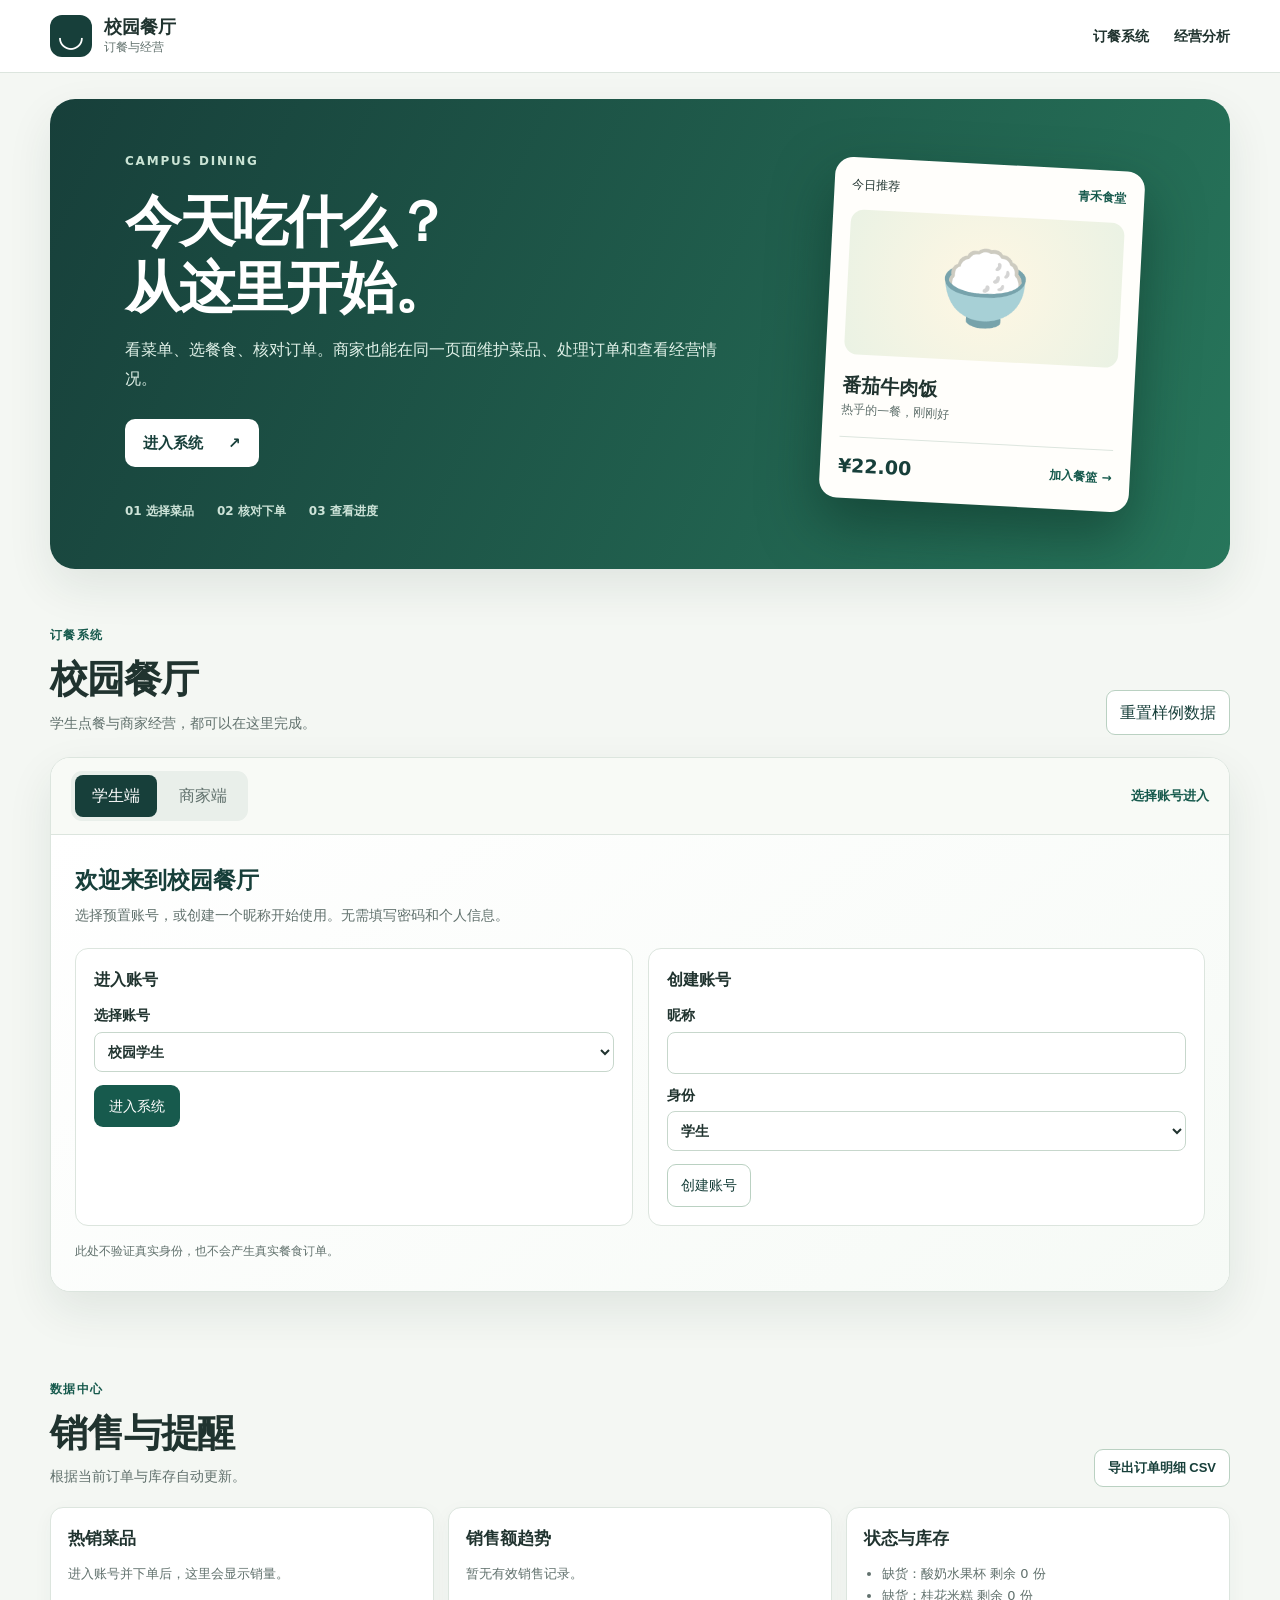
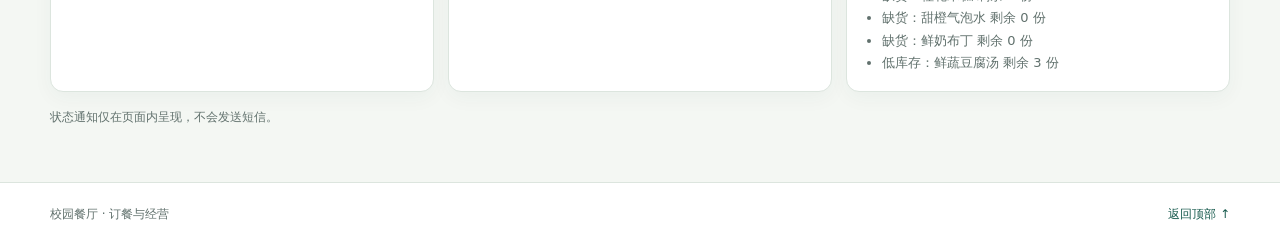
<file: frontend-showcase/index.html>
<!doctype html>
<html lang="zh-CN">
<head>
  <meta charset="utf-8">
  <meta name="viewport" content="width=device-width, initial-scale=1">
  <meta name="theme-color" content="#173f3a">
  <meta name="description" content="校园餐厅订餐系统：学生点餐、商家经营与订单分析。">
  <title>校园餐厅｜订餐与经营</title>
  <link rel="icon" type="image/svg+xml" href="data:image/svg+xml,%3Csvg xmlns='http://www.w3.org/2000/svg' viewBox='0 0 32 32'%3E%3Crect width='32' height='32' rx='8' fill='%23173f3a'/%3E%3Cpath d='M5 15h22c-1 8-5 11-11 11S6 23 5 15Z' fill='none' stroke='white' stroke-width='2'/%3E%3Cpath d='M9 12V6m7 6V5m7 7V6' stroke='white' stroke-width='2' stroke-linecap='round'/%3E%3C/svg%3E">
  <link rel="stylesheet" href="./demo.css">
  <script src="./demo.js" defer></script>
</head>
<body>
  <a class="skip" href="#demo">跳到系统</a>
  <header class="topbar"><div class="wrap topbar-inner"><a class="brand" href="#top" aria-label="校园餐厅，返回顶部"><span class="brand-mark" aria-hidden="true">◡</span><span><strong>校园餐厅</strong><small>订餐与经营</small></span></a><nav class="nav" aria-label="页面导航"><a href="#demo">订餐系统</a><a href="#analysis">经营分析</a></nav></div></header>
  <main id="top">
    <section class="hero wrap" aria-labelledby="hero-title"><div class="hero-copy"><span class="eyebrow">CAMPUS DINING</span><h1 id="hero-title">今天吃什么？<br>从这里开始。</h1><p>看菜单、选餐食、核对订单。商家也能在同一页面维护菜品、处理订单和查看经营情况。</p><a class="cta" href="#demo">进入系统 <span aria-hidden="true">↗</span></a><div class="hero-steps"><span>01 选择菜品</span><span>02 核对下单</span><span>03 查看进度</span></div></div><div class="hero-card" aria-hidden="true"><div class="hero-card-top"><span>今日推荐</span><b>青禾食堂</b></div><div class="hero-food">🍚</div><strong>番茄牛肉饭</strong><small>热乎的一餐，刚刚好</small><div class="hero-card-bottom"><b>¥22.00</b><span>加入餐篮 →</span></div></div></section>
    <section class="demo wrap" id="demo" aria-labelledby="demo-title">
      <div class="demo-header"><div><span class="section-label">订餐系统</span><h2 id="demo-title">校园餐厅</h2><p>学生点餐与商家经营，都可以在这里完成。</p></div><button class="demo-reset" id="demo-reset" type="button">重置样例数据</button></div>
      <div class="demo-shell">
        <div class="demo-toolbar"><div class="demo-tabs" aria-label="选择身份"><button class="demo-tab is-active" id="demo-student-tab" type="button" aria-pressed="true">学生端</button><button class="demo-tab" id="demo-merchant-tab" type="button" aria-pressed="false">商家端</button></div><span class="demo-local" id="demo-current-user">选择账号进入</span><button class="demo-secondary" id="demo-logout" type="button" hidden>退出账号</button></div>
        <p class="demo-notice" id="demo-notice" role="status" aria-live="polite" hidden></p>
        <div class="demo-auth" id="demo-auth"><div class="auth-intro"><h3>欢迎来到校园餐厅</h3><p>选择预置账号，或创建一个昵称开始使用。无需填写密码和个人信息。</p></div><div class="demo-auth-grid"><form id="demo-login-form" class="demo-form"><h4>进入账号</h4><label>选择账号<select id="demo-account-select" required></select></label><button class="demo-primary" type="submit">进入系统</button></form><form id="demo-register-form" class="demo-form"><h4>创建账号</h4><label>昵称<input id="demo-account-name" type="text" minlength="2" maxlength="20" autocomplete="off" required></label><label>身份<select id="demo-account-role"><option value="STUDENT">学生</option><option value="MERCHANT">商家</option></select></label><label id="demo-store-field" hidden>店铺名称<input id="demo-store-name" type="text" minlength="2" maxlength="30" autocomplete="off"></label><button class="demo-secondary" type="submit">创建账号</button></form></div><p class="local-disclosure">此处不验证真实身份，也不会产生真实餐食订单。</p></div>
        <div id="demo-student" class="demo-panel" hidden><div class="demo-panel-heading"><div><h3>今日菜单</h3><p>选择同一家店的菜品，核对后提交订单。</p></div></div><div class="demo-filter-bar"><label>商家<select id="demo-store-filter"></select></label><label>分类<select id="demo-category-filter"></select></label><label>搜索菜品<input id="demo-menu-search" type="search" placeholder="输入菜名" autocomplete="off"></label><span id="demo-menu-count" class="demo-filter-count"></span></div><div class="demo-student-grid"><div id="demo-menu" class="demo-menu"></div><aside class="demo-cart" aria-labelledby="demo-cart-title"><div class="demo-cart-heading"><h4 id="demo-cart-title">我的餐篮</h4><button class="demo-text-button" id="demo-clear-cart" type="button">清空</button></div><div id="demo-cart-lines"></div><div class="demo-cart-total" id="demo-cart-total"></div><div class="demo-preview-box" id="demo-preview-box" hidden></div><button class="demo-primary" id="demo-preview" type="button">核对订单</button><button class="demo-primary demo-accent" id="demo-checkout" type="button" hidden>确认下单</button><small>确认后扣减当前菜品库存；此处不产生真实餐食订单。</small></aside></div><div class="demo-subsection"><div class="demo-list-heading"><h4>我的订单</h4><span id="demo-student-count"></span></div><div id="demo-student-orders" class="demo-orders"></div><button id="demo-student-more" class="demo-secondary demo-more" type="button" hidden>查看全部订单</button></div></div>
        <div id="demo-merchant" class="demo-panel" hidden>
          <div class="demo-panel-heading"><div><h3>商家工作台</h3><p>菜品、订单与经营数据随操作更新。</p></div><span class="demo-local" id="demo-merchant-label"></span></div>
          <div class="demo-period" role="group" aria-label="看板时间范围"><span>统计范围</span><button type="button" id="demo-period-7" class="is-active" aria-pressed="true">近 7 天</button><button type="button" id="demo-period-30" aria-pressed="false">近 30 天</button><small>销售与订单按所选时间统计；库存显示当前状态</small></div>
          <div id="demo-metrics" class="demo-metrics"></div>
          <div class="demo-dashboard-grid">
            <section class="demo-manage demo-chart-card demo-chart-wide" aria-labelledby="trend-title"><div class="demo-chart-heading"><div><h4 id="trend-title">销售额与有效订单趋势</h4><p>取消订单不计入销售额和有效订单</p></div><span>¥ / 单</span></div><div id="demo-daily-sales"></div></section>
            <section class="demo-manage demo-chart-card" aria-labelledby="status-title"><div class="demo-chart-heading"><div><h4 id="status-title">订单状态构成</h4><p>所选时间内的全部订单</p></div><span>单</span></div><div id="demo-status-breakdown"></div></section>
            <section class="demo-manage demo-chart-card" aria-labelledby="top-title"><div class="demo-chart-heading"><div><h4 id="top-title">热销菜品排行</h4><p>按有效销售份数排序</p></div><span>份 / ¥</span></div><div id="demo-top-dishes"></div></section>
            <section class="demo-manage demo-chart-card" aria-labelledby="slot-title"><div class="demo-chart-heading"><div><h4 id="slot-title">营业时段分布</h4><p>有效订单的午餐与晚餐分布</p></div><span>单 / ¥</span></div><div id="demo-time-slots"></div></section>
            <section class="demo-manage demo-chart-card" aria-labelledby="stock-title"><div class="demo-chart-heading"><div><h4 id="stock-title">库存健康</h4><p>当前库存，不随时间筛选变化</p></div><span>菜品数</span></div><div id="demo-inventory"></div></section>
          </div>
          <div class="demo-manage demo-recent-card"><div class="demo-chart-heading"><div><h4>最近订单</h4><p>保留可读明细，便于核对图表数字</p></div><span>最近 5 单</span></div><div id="demo-recent-orders" class="demo-recent-grid"></div></div>
          <div class="demo-merchant-grid"><div class="demo-manage"><h4>菜品与库存</h4><div id="demo-merchant-dishes"></div><form id="demo-dish-form" class="demo-form"><input id="demo-edit-id" type="hidden"><h5 id="demo-form-title">添加菜品</h5><label>菜品名称<input id="demo-dish-name" type="text" maxlength="40" required></label><div class="demo-form-row"><label>分类<select id="demo-dish-category"><option>主食</option><option>面食</option><option>汤品</option><option>小吃</option><option>饮品</option></select></label><label>单价（元）<input id="demo-dish-price" type="number" min="0.01" max="9999" step="0.01" required></label><label>库存（份）<input id="demo-dish-stock" type="number" min="0" max="9999" step="1" required></label></div><div class="demo-form-actions"><button class="demo-primary" type="submit">保存菜品</button><button class="demo-secondary" id="demo-cancel-edit" type="button" hidden>取消编辑</button></div></form></div><div class="demo-manage"><div class="demo-list-heading"><h4>订单处理</h4><label>状态<select id="demo-order-status"><option value="all">全部</option><option value="PLACED">已下单</option><option value="PREPARING">制作中</option><option value="COMPLETED">已完成</option><option value="CANCELLED">已取消</option></select></label></div><div id="demo-order-count" class="demo-filter-count"></div><div id="demo-merchant-orders" class="demo-orders"></div><button id="demo-order-more" class="demo-secondary demo-more" type="button" hidden>查看全部订单</button></div></div>
        </div>
      </div>
    </section>
    <section class="demo-analysis wrap" id="analysis" aria-labelledby="demo-analysis-title"><div class="analysis-heading"><div><span class="section-label">数据中心</span><h2 id="demo-analysis-title">销售与提醒</h2><p>根据当前订单与库存自动更新。</p></div><button class="demo-secondary" id="demo-export-csv" type="button">导出订单明细 CSV</button></div><div id="demo-analysis-output" class="demo-analysis-output"></div><p class="analysis-disclosure">状态通知仅在页面内呈现，不会发送短信。</p></section>
  </main>
  <footer class="footer"><div class="wrap"><span>校园餐厅 · 订餐与经营</span><a href="#top">返回顶部 ↑</a></div></footer>
</body>
</html>
</file>
<file: frontend-showcase/demo.css>
.demo{padding:70px 0 35px}.demo-header{display:flex;align-items:end;justify-content:space-between;gap:24px;margin-bottom:22px}.demo-header h2{margin-bottom:9px}.demo-header p{max-width:720px;margin:0;color:var(--muted);font-size:14px;line-height:1.75}.demo button,.demo input,.demo select{font:inherit}.demo button{cursor:pointer}.demo button:focus-visible,.demo input:focus-visible,.demo select:focus-visible{outline:3px solid var(--orange);outline-offset:2px}.demo button:disabled{cursor:not-allowed;opacity:.48}.demo-reset,.demo-secondary{border:1px solid #bad1c2;background:#fff;color:var(--deep);border-radius:9px;padding:9px 13px;font-size:12px;font-weight:800;white-space:nowrap}.demo-shell{overflow:hidden;border:1px solid var(--line);border-radius:20px;background:#fff;box-shadow:var(--shadow)}.demo-toolbar{display:flex;justify-content:space-between;align-items:center;gap:12px;padding:13px 20px;background:#f8faf6;border-bottom:1px solid var(--line)}.demo-tabs{display:flex;gap:5px;padding:4px;background:#e9efea;border-radius:11px}.demo-tab{border:0;border-radius:8px;background:transparent;color:var(--muted);padding:8px 17px;font-size:13px;font-weight:850}.demo-tab.is-active{background:var(--deep);color:#fff}.demo-local{font-size:11px;color:var(--green);font-weight:750}.demo-notice{margin:16px 20px 0;padding:11px 14px;background:var(--mint);color:var(--deep);border-radius:9px;font-size:12px;font-weight:750}.demo-notice.is-error{background:#fff0e8;color:#9e4e2d}.demo-panel{padding:24px}.demo-panel-heading{display:flex;justify-content:space-between;align-items:center;gap:18px;margin-bottom:18px}.demo-panel-heading h3{font-size:24px;margin:0 0 3px}.demo-panel-heading p{color:var(--muted);font-size:12px;margin:0}.demo-student-grid{display:grid;grid-template-columns:minmax(0,1fr) 280px;gap:18px;align-items:start}.demo-menu{display:grid;grid-template-columns:repeat(2,minmax(0,1fr));gap:12px}.demo-dish,.demo-cart,.demo-manage,.demo-order,.demo-metric{border:1px solid var(--line);border-radius:13px;background:#fff}.demo-dish{padding:17px}.demo-dish .icon{display:grid;place-items:center;width:43px;height:43px;background:#edf4e9;border-radius:11px;font-size:22px;margin-bottom:11px}.demo-dish h4{margin:0;font-size:16px}.demo-dish p{margin:3px 0 12px;color:var(--muted);font-size:11px}.demo-dish-bottom{display:flex;align-items:end;justify-content:space-between;gap:8px}.demo-dish-bottom strong{font-size:20px;color:var(--deep)}.demo-dish-bottom small{display:block;color:var(--muted);font-size:10px}.demo-dish-bottom button,.demo-order button,.demo-dish-controls button{border:1px solid #b6d1c1;border-radius:8px;background:var(--mint);color:var(--green);font-size:11px;font-weight:800;padding:7px 10px}.demo-cart{padding:18px;position:sticky;top:16px}.demo-cart h4,.demo-subsection h4,.demo-manage h4{font-size:17px;margin:0 0 14px}.demo-cart p,.demo-empty{color:var(--muted);font-size:12px;margin:5px 0}.demo-cart-line{display:flex;justify-content:space-between;gap:8px;padding:10px 0;border-bottom:1px solid var(--line);font-size:12px}.demo-cart-line strong{display:block}.demo-cart-line small{display:block;color:var(--muted)}.demo-qty{display:flex;align-items:center;gap:6px}.demo-qty button{width:25px;height:25px;border:1px solid var(--line);border-radius:7px;background:#fff;color:var(--green);font-weight:900}.demo-cart-total{display:flex;justify-content:space-between;align-items:center;margin:16px 0;font-size:12px;font-weight:800}.demo-cart-total strong{font-size:22px;color:var(--deep)}.demo-primary{border:0;border-radius:9px;background:var(--green);color:#fff;padding:10px 15px;font-size:12px;font-weight:850}.demo-cart .demo-primary{width:100%}.demo-cart>small{display:block;color:var(--muted);font-size:10px;margin-top:9px}.demo-subsection{border-top:1px solid var(--line);margin-top:25px;padding-top:23px}.demo-orders{display:grid;gap:10px}.demo-order{display:flex;justify-content:space-between;align-items:center;gap:16px;padding:13px 15px}.demo-order strong{font-size:13px}.demo-order p{margin:3px 0;color:var(--muted);font-size:11px}.demo-order small{font-size:10px;color:var(--muted)}.demo-order-right{display:flex;align-items:center;gap:11px;flex-wrap:wrap;justify-content:flex-end}.demo-status{border-radius:99px;background:#e7f3ed;color:var(--green);padding:5px 9px;font-size:10px;font-weight:800;white-space:nowrap}.demo-status.cancelled{background:#f4eae8;color:#98594e}.demo-status.preparing{background:#fff0df;color:#915c20}.demo-select-label{display:grid;gap:4px;font-size:11px;font-weight:800;color:var(--muted)}.demo-select-label select,.demo-form input{border:1px solid #c7d7cc;border-radius:8px;background:#fff;color:var(--ink);padding:9px;min-height:38px}.demo-metrics{display:grid;grid-template-columns:repeat(4,minmax(0,1fr));gap:10px;margin-bottom:15px}.demo-metric{padding:14px;background:#f8faf6}.demo-metric small{display:block;color:var(--muted);font-size:11px}.demo-metric strong{display:block;color:var(--deep);font-size:22px;margin-top:4px}.demo-merchant-grid{display:grid;grid-template-columns:1fr 1fr;gap:16px}.demo-manage{padding:17px;min-width:0}.demo-manage-row{display:flex;justify-content:space-between;align-items:center;gap:8px;border-bottom:1px solid var(--line);padding:10px 0}.demo-manage-row:last-child{border-bottom:0}.demo-manage-row strong{font-size:12px}.demo-manage-row small{display:block;color:var(--muted);font-size:10px}.demo-dish-controls{display:flex;gap:5px;flex-wrap:wrap;justify-content:flex-end}.demo-dish-controls button{font-size:10px;padding:5px 7px}.demo-form{border-top:1px solid var(--line);margin-top:14px;padding-top:15px;display:grid;gap:10px}.demo-form h5{margin:0;font-size:14px}.demo-form label{display:grid;gap:4px;font-size:11px;font-weight:800}.demo-form-row{display:grid;grid-template-columns:1fr 1fr;gap:9px}.demo-form-actions{display:flex;gap:8px;flex-wrap:wrap}.demo-form-actions .demo-primary{min-width:115px}
@media(max-width:900px){.demo-student-grid{grid-template-columns:1fr}.demo-cart{position:static}.demo-merchant-grid{grid-template-columns:1fr}.demo-metrics{grid-template-columns:repeat(2,minmax(0,1fr))}}
@media(max-width:620px){.demo{padding:42px 0 25px}.demo-header{align-items:flex-start;flex-direction:column;gap:14px}.demo-header h2{font-size:29px}.demo-toolbar{padding:11px;align-items:flex-start;flex-direction:column}.demo-panel{padding:14px}.demo-panel-heading{align-items:flex-start;flex-direction:column}.demo-menu{grid-template-columns:1fr}.demo-dish{padding:13px}.demo-dish .icon{width:35px;height:35px;font-size:18px;margin-bottom:7px}.demo-order{align-items:flex-start;flex-direction:column}.demo-order-right{justify-content:flex-start}.demo-metrics{gap:7px}.demo-metric{padding:11px}.demo-metric strong{font-size:18px}.demo-form-row{grid-template-columns:1fr}}
.demo [hidden],.demo-analysis [hidden]{display:none!important}.demo-cart-heading{display:flex;align-items:center;justify-content:space-between;gap:8px}.demo-cart-heading h4{margin-bottom:12px}.demo-text-button{border:0;background:transparent;color:var(--green);font-size:11px;font-weight:850;padding:4px}.demo-preview-box{background:#fff3e7;border:1px solid #f1d4b7;color:#604027;border-radius:9px;padding:10px 12px;margin:12px 0;font-size:11px;line-height:1.7}.demo-cart .demo-primary+.demo-primary{margin-top:8px}.demo-accent{background:var(--orange);color:#261b13}.demo-order-details{margin-top:8px;font-size:11px}.demo-order-details summary{cursor:pointer;color:var(--green);font-weight:800}.demo-order-details ul{margin:6px 0 0;padding-left:18px;color:var(--muted)}.demo-dashboard-detail{display:grid;grid-template-columns:1.1fr .9fr;gap:15px;margin-bottom:15px}.demo-daily-row{display:grid;grid-template-columns:82px minmax(0,1fr) 72px;align-items:center;gap:8px;font-size:10px;margin:8px 0}.demo-daily-track{height:8px;background:#eaf1e8;border-radius:99px;overflow:hidden}.demo-daily-track i{display:block;height:100%;background:var(--orange);border-radius:99px}.demo-daily-row b{text-align:right;color:var(--deep)}.demo-inventory-row{display:flex;align-items:center;justify-content:space-between;gap:8px;padding:7px 0;border-bottom:1px solid var(--line);font-size:11px}.demo-inventory-row b{color:#9a5624}.demo-analysis{display:grid;grid-template-columns:1fr auto;align-items:end;gap:16px;padding:48px 0 20px}.demo-analysis h2{font-size:28px;margin:10px 0 8px}.demo-analysis p{color:var(--muted);font-size:12px;margin:0;max-width:660px}.demo-analysis-output{grid-column:1/-1;display:grid;grid-template-columns:repeat(2,minmax(0,1fr));gap:13px}.demo-analysis-card{border:1px solid var(--line);border-radius:13px;background:#fff;padding:17px}.demo-analysis-card h3{font-size:16px;margin:0 0 11px}.demo-analysis-card p,.demo-analysis-card li{font-size:11px;color:var(--muted);line-height:1.7}.demo-analysis-card ul{margin:0;padding-left:18px}
@media(max-width:900px){.demo-dashboard-detail{grid-template-columns:1fr}}
@media(max-width:620px){.demo-analysis{grid-template-columns:1fr;padding:38px 0 12px}.demo-analysis-output{grid-template-columns:1fr}.demo-daily-row{grid-template-columns:60px minmax(0,1fr) 64px}.demo-inventory-row{align-items:flex-start}}
/* 虚构账号入口；hidden 明确优先于布局样式。 */
.demo [hidden]{display:none!important}
.demo-toolbar>.demo-local{margin-left:auto}
.demo-auth{padding:27px 24px 30px;background:linear-gradient(145deg,#fff,#f6faf6)}
.demo-auth h3{margin:0 0 5px;font-size:23px;color:var(--deep)}
.demo-auth p{margin:0;color:var(--muted);font-size:12px;line-height:1.7}
.demo-auth-grid{display:grid;grid-template-columns:repeat(2,minmax(0,1fr));gap:15px;margin-top:20px}
.demo-auth .demo-form{margin:0;padding:18px;border:1px solid var(--line);border-radius:13px;background:#fff;align-content:start}
.demo-auth .demo-form h4{margin:0 0 2px;font-size:16px}
.demo-auth .demo-form label{display:grid;gap:5px;font-size:12px;font-weight:800}
.demo-auth .demo-form input,.demo-auth .demo-form select{width:100%;min-height:40px;border:1px solid #c7d7cc;border-radius:8px;background:#fff;color:var(--ink);padding:9px}
.demo-auth .demo-form button{justify-self:start;margin-top:3px}
@media(max-width:620px){.demo-toolbar>.demo-local{margin-left:0}.demo-auth{padding:20px 14px}.demo-auth-grid{grid-template-columns:1fr}}

/* Main site frame */
:root{--ink:#20332f;--muted:#61716d;--green:#175a4d;--deep:#173f3a;--mint:#e7f3ed;--orange:#e48244;--line:#dce5de;--page:#f4f7f3;--shadow:0 18px 46px rgba(20,60,45,.09);font-family:"Microsoft YaHei","PingFang SC",system-ui,sans-serif;color-scheme:light}
*{box-sizing:border-box}html{scroll-behavior:smooth}body{margin:0;background:var(--page);color:var(--ink);line-height:1.6}a{color:inherit}.wrap{width:min(1180px,calc(100% - 40px));margin-inline:auto}.skip{position:absolute;top:-70px;left:12px;z-index:20;background:var(--deep);color:#fff;padding:8px 14px}.skip:focus{top:10px}a:focus-visible{outline:3px solid var(--orange);outline-offset:3px}
.topbar{background:#fff;border-bottom:1px solid var(--line)}.topbar-inner{min-height:72px;display:flex;align-items:center;justify-content:space-between;gap:16px}.brand{display:flex;align-items:center;gap:12px;text-decoration:none}.brand-mark{display:grid;place-items:center;width:42px;height:42px;border-radius:12px;background:var(--deep);color:white;font-size:31px;font-weight:800;line-height:1}.brand strong,.brand small{display:block}.brand strong{font-size:18px;line-height:1.3}.brand small{font-size:12px;color:var(--muted)}.nav{display:flex;gap:25px;font-size:14px;font-weight:750}.nav a{text-decoration:none}.nav a:hover{color:var(--green)}
.hero{display:grid;grid-template-columns:minmax(0,1.3fr) minmax(250px,.7fr);gap:42px;align-items:center;min-height:395px;margin-top:26px;padding:48px clamp(25px,6vw,75px);border-radius:25px;background:linear-gradient(115deg,#173f3a,#27765b);color:white;overflow:hidden;box-shadow:var(--shadow)}.hero-copy{max-width:630px}.eyebrow{color:#cae4d5;font-size:12px;font-weight:850;letter-spacing:.15em}.hero h1{font-size:clamp(37px,4.4vw,60px);line-height:1.18;letter-spacing:-.04em;margin:16px 0 15px}.hero p{font-size:16px;line-height:1.8;color:#e0f1e8;margin:0;max-width:600px}.cta{display:inline-flex;align-items:center;gap:25px;margin-top:25px;padding:12px 18px;border-radius:10px;background:#fff;color:var(--deep);text-decoration:none;font-size:15px;font-weight:850}.cta:hover{background:#e9f5ec}.hero-steps{display:flex;gap:23px;flex-wrap:wrap;margin-top:35px;color:#cde3d8;font-size:12px;font-weight:750}.hero-card{justify-self:center;width:min(100%,310px);padding:18px;border-radius:18px;background:#fffefb;color:var(--ink);box-shadow:0 25px 55px #092b2180;transform:rotate(3deg)}.hero-card-top,.hero-card-bottom{display:flex;justify-content:space-between;align-items:center;gap:10px;font-size:12px}.hero-card-top b{color:var(--green)}.hero-food{display:grid;place-items:center;height:145px;margin:15px 0;border-radius:13px;background:radial-gradient(circle,#fff7e3,#eaf2e4);font-size:73px}.hero-card>strong,.hero-card>small{display:block}.hero-card>strong{font-size:19px}.hero-card>small{color:var(--muted);font-size:12px}.hero-card-bottom{margin-top:17px;padding-top:13px;border-top:1px solid var(--line)}.hero-card-bottom b{font-size:19px;color:var(--deep)}.hero-card-bottom span{color:var(--green);font-weight:800}
.section-label{color:var(--green);font-size:12px;letter-spacing:.12em;font-weight:850}.demo{padding-top:52px}.demo-header h2,.demo-analysis h2{font-size:clamp(29px,3vw,39px);line-height:1.25;letter-spacing:-.03em;margin:8px 0}.demo-header p,.demo-analysis p{font-size:14px}.demo button,.demo-analysis button{min-height:36px}.demo-toolbar>.demo-local{font-size:13px}.demo-auth .auth-intro p{font-size:14px}.demo-auth .local-disclosure{margin-top:15px;font-size:12px;color:var(--muted)}.demo-auth .demo-form label,.demo-auth .demo-form button{font-size:14px}.demo-panel-heading p,.demo-cart>small,.demo-dish p,.demo-dish-bottom small,.demo-cart-line small,.demo-order p,.demo-order small,.demo-order-details,.demo-manage-row small,.demo-inventory-row,.demo-daily-row,.demo-empty{font-size:12px}.demo-order strong,.demo-manage-row strong,.demo-dish-bottom button,.demo-order button,.demo-dish-controls button,.demo-form label{font-size:13px}.demo-primary,.demo-secondary,.demo-reset{font-size:13px}.demo-metric small{font-size:12px}
.demo-analysis{display:block;padding:48px 0 55px}.analysis-heading{display:flex;align-items:end;justify-content:space-between;gap:16px;margin-bottom:20px}.demo-analysis-output{display:grid;grid-template-columns:repeat(3,minmax(0,1fr));gap:14px}.demo-analysis-card{min-width:0;box-shadow:0 6px 20px #173f3a0b}.demo-analysis-card h3{font-size:17px}.demo-analysis-card p,.demo-analysis-card li{font-size:13px}.analysis-disclosure{margin-top:16px!important;max-width:none!important;font-size:12px!important}.demo-analysis .demo-secondary{cursor:pointer}.demo-analysis .demo-secondary:focus-visible{outline:3px solid var(--orange);outline-offset:2px}.analysis-chart{display:grid;gap:9px}.analysis-chart-row{display:grid;grid-template-columns:60px minmax(0,1fr) 70px;gap:8px;align-items:center;font-size:12px}.analysis-chart-track{height:10px;background:#eaf1e8;border-radius:99px;overflow:hidden}.analysis-chart-track i{display:block;height:100%;background:var(--orange);border-radius:99px}.analysis-chart-row b{text-align:right;font-size:12px;color:var(--deep)}.footer{border-top:1px solid var(--line);background:#fff;color:var(--muted);font-size:12px}.footer .wrap{display:flex;justify-content:space-between;gap:12px;padding:22px 0}.footer a{text-decoration:none;color:var(--green)}
@media(max-width:900px){.hero{gap:22px}.demo-analysis-output{grid-template-columns:repeat(2,minmax(0,1fr))}}
@media(max-width:620px){.wrap{width:calc(100% - 28px)}.topbar-inner{min-height:62px}.brand-mark{width:35px;height:35px;font-size:26px}.brand strong{font-size:15px}.brand small{font-size:10px}.nav{gap:10px;font-size:12px}.hero{grid-template-columns:1fr;min-height:0;margin-top:14px;padding:31px 25px}.hero h1{font-size:37px}.hero p{font-size:14px}.hero-card{display:none}.hero-steps{margin-top:23px;gap:13px;font-size:11px}.demo{padding-top:37px}.demo-analysis-output{grid-template-columns:1fr}.analysis-heading{align-items:flex-start;flex-direction:column}.demo-order-right{width:100%;justify-content:flex-start}.demo-dish-controls button{min-height:32px}}
@media(prefers-reduced-motion:reduce){html{scroll-behavior:auto}}

.demo-period{display:flex;align-items:center;gap:8px;flex-wrap:wrap;margin:-2px 0 17px;color:var(--muted);font-size:13px;font-weight:750}.demo-period button{min-height:34px;padding:6px 12px;border:1px solid var(--line);border-radius:8px;background:#fff;color:var(--green);font-size:12px;font-weight:800}.demo-period button.is-active{background:var(--deep);color:#fff;border-color:var(--deep)}.demo-period small{margin-left:auto;font-size:12px;font-weight:500}.demo-insights{display:grid;grid-template-columns:repeat(3,minmax(0,1fr));gap:15px;margin-bottom:15px}.demo-trend-row{display:grid;grid-template-columns:76px minmax(0,1fr) 72px 39px;align-items:center;gap:8px;padding:6px 0;font-size:12px}.demo-trend-row b{text-align:right;color:var(--deep);font-size:12px}.demo-trend-row small{text-align:right;color:var(--muted);font-size:11px}.demo-insight-row{display:flex;align-items:center;justify-content:space-between;gap:12px;padding:9px 0;border-bottom:1px solid var(--line);font-size:12px}.demo-insight-row:last-child{border-bottom:0}.demo-insight-row span{min-width:0}.demo-insight-row em{display:inline-grid;place-items:center;width:20px;height:20px;margin-right:8px;border-radius:6px;background:var(--mint);color:var(--green);font-size:11px;font-style:normal;font-weight:900}.demo-insight-row small{display:block;color:var(--muted);font-size:11px;line-height:1.6}.demo-insight-row b{flex:none;text-align:right;color:var(--deep);font-size:12px}.demo-status-row{display:grid;grid-template-columns:55px minmax(0,1fr) 40px;align-items:center;gap:8px;padding:8px 0;font-size:12px}.demo-status-row b{text-align:right;color:var(--deep);font-size:12px}
@media(max-width:980px){.demo-insights{grid-template-columns:repeat(2,minmax(0,1fr))}}
@media(max-width:620px){.demo-insights{grid-template-columns:1fr}.demo-period small{width:100%;margin-left:0}.demo-trend-row{grid-template-columns:67px minmax(0,1fr) 66px 33px;gap:5px}.demo-trend-row b,.demo-trend-row small{font-size:10px}}

/* 数据驱动经营看板：原生 SVG/CSS，无外部图表依赖。 */
.demo-dashboard-grid{display:grid;grid-template-columns:repeat(2,minmax(0,1fr));gap:15px;margin-bottom:15px}.demo-chart-wide{grid-column:1/-1}.demo-chart-card{overflow:hidden;min-height:250px}.demo-chart-heading{display:flex;align-items:flex-start;justify-content:space-between;gap:14px;margin-bottom:14px}.demo-chart-heading h4{margin:0 0 4px}.demo-chart-heading p{margin:0;color:var(--muted);font-size:10px;line-height:1.5}.demo-chart-heading>span{flex:none;border-radius:99px;background:#eff5f0;color:var(--green);padding:5px 8px;font-size:9px;font-weight:850;letter-spacing:.03em}.demo-chart-legend{display:flex;justify-content:flex-end;gap:15px;margin:-5px 0 5px;color:var(--muted);font-size:10px}.demo-chart-legend span{display:flex;align-items:center;gap:5px}.demo-chart-legend i{display:inline-block;width:17px;height:5px;border-radius:99px}.legend-sales{background:#0072b2}.legend-orders{background:#e69f00}.demo-combo-chart{display:block;width:100%;height:auto;overflow:visible}.demo-combo-chart>line{stroke:#cbd8cf;stroke-width:1}.demo-combo-chart .chart-area{fill:rgba(0,114,178,.11)}.demo-combo-chart .chart-bars rect{fill:rgba(230,159,0,.58)}.demo-combo-chart .chart-line{fill:none;stroke:#0072b2;stroke-width:4;stroke-linecap:round;stroke-linejoin:round}.demo-combo-chart .chart-dots circle{fill:#fff;stroke:#0072b2;stroke-width:3}.demo-trend-values{display:grid;grid-template-columns:repeat(7,minmax(0,1fr));gap:5px;margin-top:-5px}.demo-trend-values span{text-align:center;min-width:0}.demo-trend-values small,.demo-trend-values b,.demo-trend-values em{display:block;white-space:nowrap}.demo-trend-values small{color:var(--muted);font-size:9px}.demo-trend-values b{color:var(--deep);font-size:10px;margin:2px 0}.demo-trend-values em{color:var(--muted);font-size:9px;font-style:normal}.demo-donut-wrap{display:grid;grid-template-columns:132px 1fr;gap:20px;align-items:center}.demo-donut{display:grid;place-items:center;position:relative;width:132px;aspect-ratio:1;border-radius:50%;background:var(--segments)}.demo-donut:after{content:"";position:absolute;inset:25px;border-radius:50%;background:#fff}.demo-donut>span{position:relative;z-index:1;text-align:center}.demo-donut b,.demo-donut small{display:block}.demo-donut b{font-size:27px;color:var(--deep)}.demo-donut small{color:var(--muted);font-size:9px}.demo-chart-list{display:grid;gap:7px}.demo-chart-list>div{display:grid;grid-template-columns:minmax(0,1fr) auto 32px;gap:8px;align-items:center;font-size:11px}.demo-chart-list span{display:flex;align-items:center;gap:6px}.demo-chart-list i{width:9px;height:9px;border-radius:3px;background:var(--swatch)}.demo-chart-list b{color:var(--deep)}.demo-chart-list small{color:var(--muted);text-align:right}.demo-rank-row{display:grid;grid-template-columns:24px minmax(0,1fr) 45px;gap:8px;align-items:center;margin:11px 0}.rank-number{display:grid;place-items:center;width:22px;height:22px;border-radius:7px;background:#eef4ef;color:var(--green);font-size:10px;font-weight:900}.demo-rank-row>div>span{display:flex;justify-content:space-between;gap:8px;margin-bottom:5px}.demo-rank-row b{font-size:11px}.demo-rank-row small{color:var(--muted);font-size:9px}.demo-rank-row i,.demo-slot-row>i{display:block;height:7px;border-radius:99px;background:#e8efea;overflow:hidden}.demo-rank-row i em{display:block;height:100%;border-radius:99px;background:#0072b2}.demo-rank-row>strong{text-align:right;color:var(--deep);font-size:11px}.demo-slot-row{display:grid;grid-template-columns:84px minmax(0,1fr) 72px;align-items:center;gap:10px;padding:10px 0;border-bottom:1px solid var(--line)}.demo-slot-row:last-child{border-bottom:0}.demo-slot-row>span b,.demo-slot-row>span small,.demo-slot-row>strong small{display:block}.demo-slot-row b{font-size:12px}.demo-slot-row small{color:var(--muted);font-size:9px;font-weight:500}.demo-slot-row>i em{display:block;height:100%;border-radius:99px;background:#e69f00}.demo-slot-row>strong{text-align:right;color:var(--deep);font-size:11px}.demo-stock-bar{display:flex;height:14px;overflow:hidden;border-radius:99px;background:#e9efeb;margin:9px 0 13px}.demo-stock-bar i{height:100%}.stock-normal{background:#009e73}.stock-low{background:#e69f00}.stock-out{background:#cc79a7}.demo-stock-legend{display:flex;gap:11px;flex-wrap:wrap;margin-bottom:10px}.demo-stock-legend span{display:flex;align-items:center;gap:5px;color:var(--muted);font-size:10px}.demo-stock-legend i{width:8px;height:8px;border-radius:2px}.demo-stock-legend b{color:var(--deep)}.demo-stock-alerts{border-top:1px solid var(--line);padding-top:6px}.demo-stock-alerts>div{display:flex;justify-content:space-between;gap:8px;padding:5px 0;font-size:10px}.demo-stock-alerts b{color:#8d531f}.demo-recent-card{margin-bottom:15px}.demo-recent-grid{display:grid;grid-template-columns:repeat(2,minmax(0,1fr));gap:0 18px}.demo-recent-grid .demo-insight-row:nth-last-child(-n+2){border-bottom:0}
@media(max-width:900px){.demo-dashboard-grid{grid-template-columns:1fr}.demo-chart-wide{grid-column:auto}.demo-recent-grid{grid-template-columns:1fr}.demo-recent-grid .demo-insight-row{border-bottom:1px solid var(--line)}.demo-recent-grid .demo-insight-row:last-child{border-bottom:0}}
@media(max-width:620px){.demo-dashboard-grid{gap:10px}.demo-chart-card{min-height:0;padding:14px}.demo-chart-heading{margin-bottom:11px}.demo-chart-legend{justify-content:flex-start}.demo-trend-values{grid-template-columns:repeat(4,minmax(0,1fr));gap:8px}.demo-donut-wrap{grid-template-columns:108px 1fr;gap:14px}.demo-donut{width:108px}.demo-donut:after{inset:21px}.demo-donut b{font-size:22px}.demo-chart-list>div{grid-template-columns:minmax(0,1fr) auto}.demo-chart-list small{display:none}.demo-slot-row{grid-template-columns:70px minmax(0,1fr) 61px;gap:7px}.demo-recent-card{padding:14px}}
.demo-filter-bar{display:flex;align-items:end;gap:10px;flex-wrap:wrap;margin:-2px 0 17px}.demo-filter-bar label,.demo-list-heading label{display:grid;gap:4px;color:var(--muted);font-size:12px;font-weight:800}.demo-filter-bar select,.demo-filter-bar input,.demo-list-heading select,.demo-form select{min-height:38px;border:1px solid #c7d7cc;border-radius:8px;background:#fff;color:var(--ink);padding:8px 10px}.demo-filter-bar input{width:min(240px,100%)}.demo-filter-count{color:var(--muted);font-size:12px}.demo-filter-bar .demo-filter-count{padding-bottom:9px}.demo-list-heading{display:flex;justify-content:space-between;align-items:end;gap:10px;flex-wrap:wrap;margin-bottom:12px}.demo-list-heading h4{margin:0}.demo-more{display:block;margin:12px auto 0}.demo-manage>.demo-filter-count{margin:-2px 0 10px}@media(max-width:620px){.demo-filter-bar{display:grid;grid-template-columns:1fr 1fr}.demo-filter-bar label:last-of-type{grid-column:1/-1}.demo-filter-bar input{width:100%}.demo-filter-bar .demo-filter-count{padding-bottom:0}.demo-list-heading{align-items:center}}
</file>
